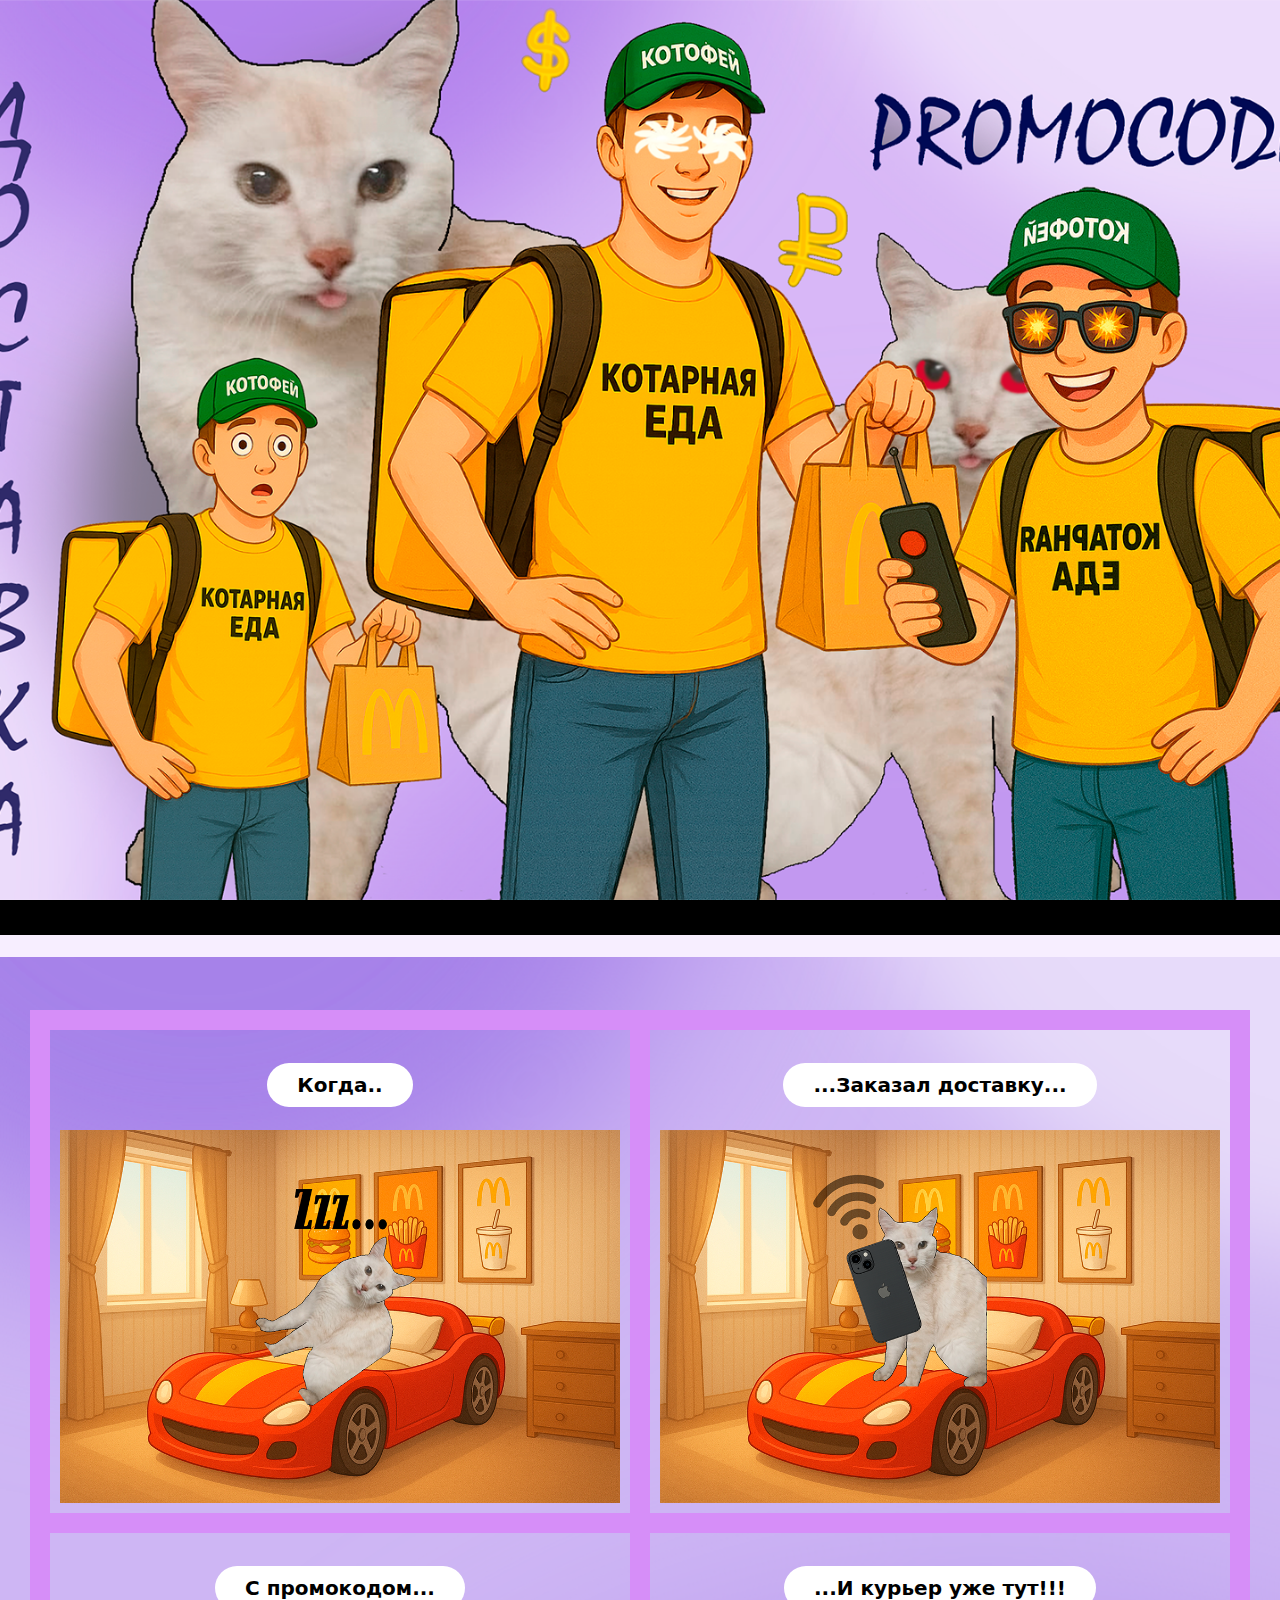
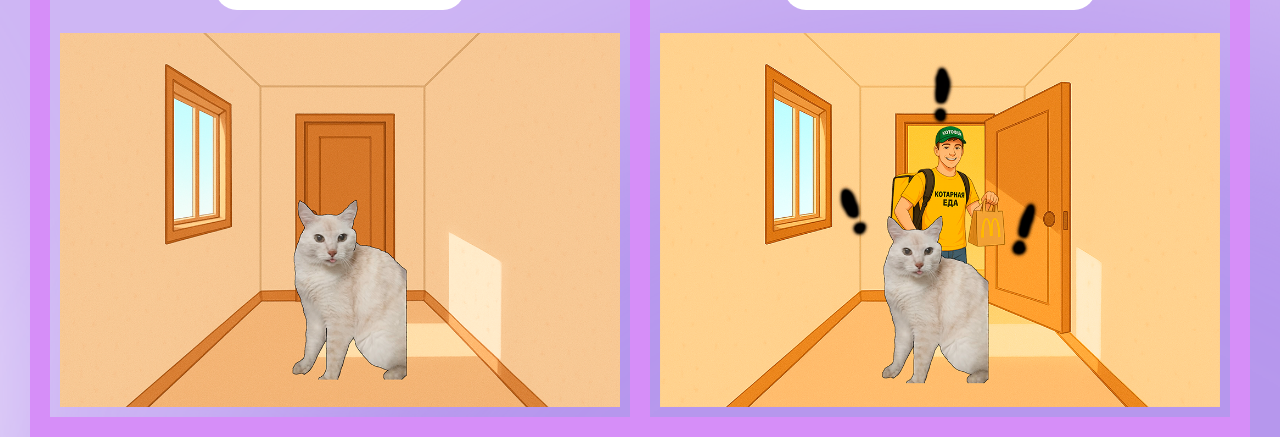
<file: index.html>
<!DOCTYPE html>
<html lang="ru">
<head>
    <meta charset="UTF-8">
    <meta name="viewport" content="width=device-width, initial-scale=1.0">
    <title>Комикс о прекрасном коте...!</title>
    <link rel="stylesheet" href="style.css">
</head>
<body>
    <div class="header"></div>
    <div class="content">
        <table>
            <tr>
                <td>
                    <p>Когда..</p>
                    <img src="images/Kot1.png" alt="№1">
                </td>
                <td>
                    <p>...Заказал доставку...</p>
                    <img src="images/Kot2.png" alt="№2">
                </td>
            </tr>
            <tr>
                <td>
                    <p>С промокодом...</p>
                    <img src="images/Kot3.png" alt="№3">
                </td>
                <td>
                    <p>...И курьер уже тут!!!</p>
                    <img src="images/Kot4.png" alt="№4">
                </td>
            </tr>
        </table>
    </div>
</body>
</html>
</file>
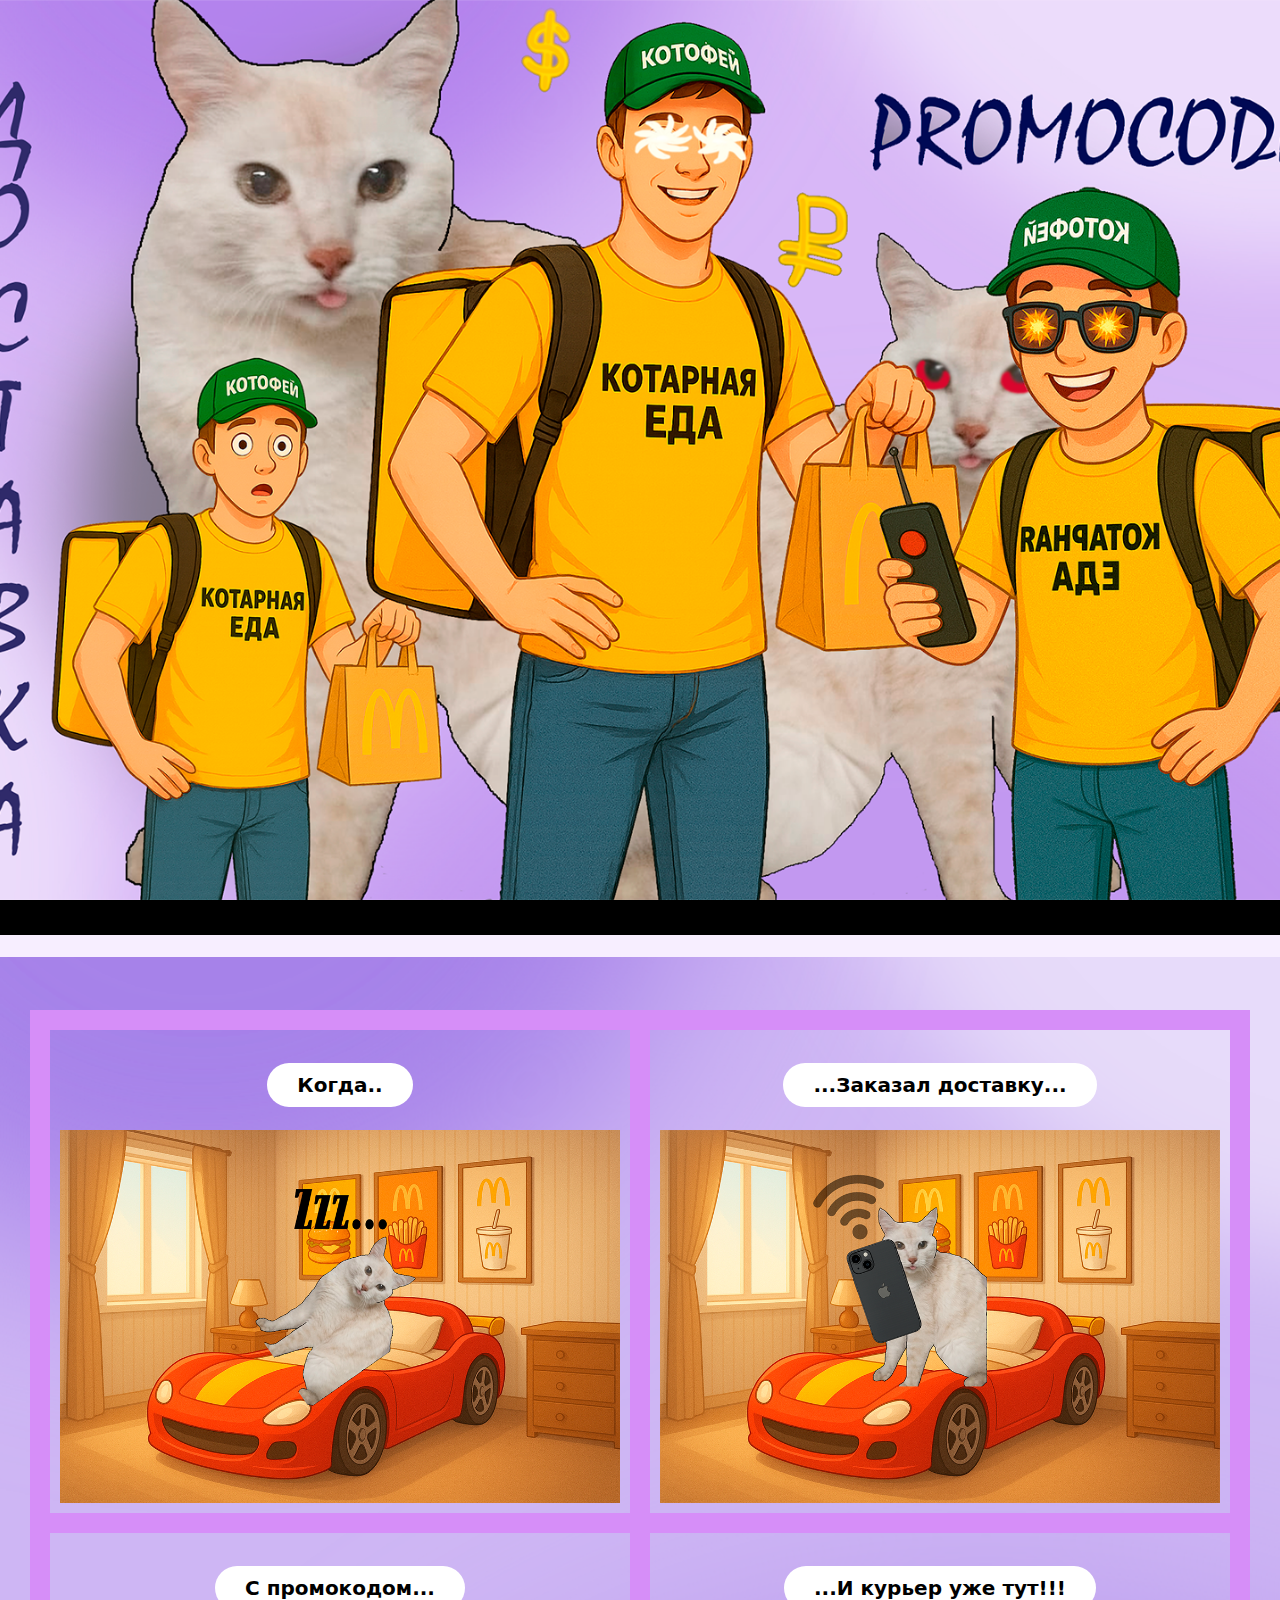
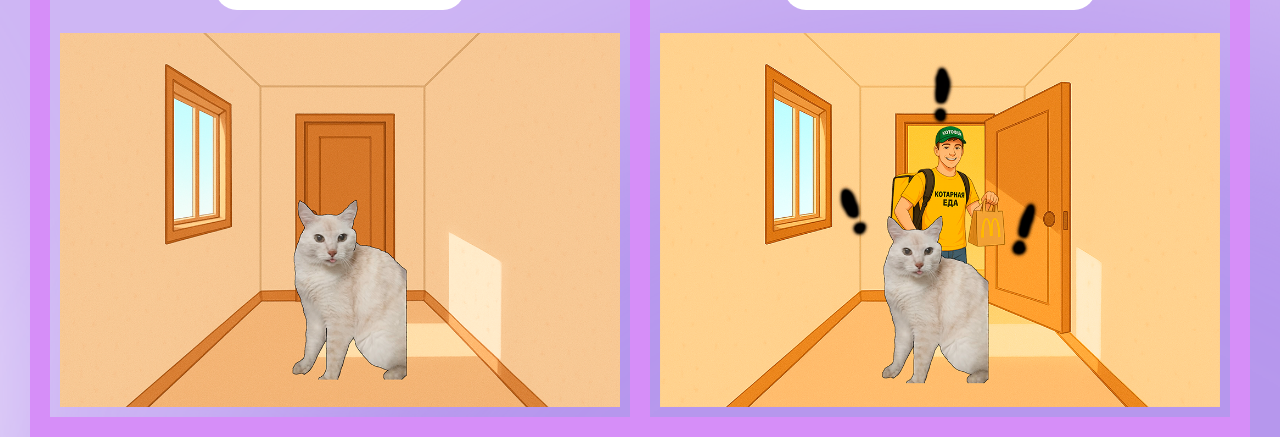
<file: Comics.html>
<!DOCTYPE html>
<html lang="en">
<head>
    <meta charset="UTF-8">
    <meta name="viewport" content="width=device-width, initial-scale=1.0">
    <title>Комикс о прекрасном коте...!</title>
    <link rel="stylesheet" href="/style.css">
</head>
<body>
    <div class="header"></div>
    <div class="content"> 
    <table>
        <tr>
            <td>
                <p>Когда..</p>
                <img src="./images/Kot1.png", alt="№1">
            </td>
            <td>
                <p>...Заказал доставку...</p>
                <img src="./images/Kot2.png", alt="№2">
            </td>
        </tr>
        <tr>
            <td>
                <p>С промокодом...</p>
                <img src="./images/Kot3.png", alt="№3">
            </td>
            <td>
                <p>...И курьер уже тут!!!</p>
                <img src="./images/Kot4.png", alt="№4">
            </td>
        </tr>
    </div>
    </table>
</body>
</html>
</file>
<file: style.css>
.header {
    height: 100vh;
    background-image: url(images/Back.png);
    background-repeat: no-repeat;
    background-position: center;
    background-attachment: fixed;
    background-size: cover;
}

body {
    margin: 0;
    background-image: url(images/Background.png);
    background-repeat: no-repeat;
    background-position: bottom;
    background-color: rgb(247, 238, 255);
    font-family: system-ui, -apple-system, BlinkMacSystemFont, 'Segoe UI', Roboto, Oxygen, Ubuntu, Cantarell, 'Open Sans', 'Helvetica Neue', sans-serif;
    font-weight: bold;
}

.content {
    padding-top: 75px;
    border-top: 35px solid black;
    position: relative;
}

img {
    width: 560px;
    margin: 0;
    display: block;
}

table {
    margin: auto;
    width: 1200px;
    border-collapse: collapse;
}

td {
    text-align: center;
    vertical-align: bottom;
    border: 20px solid rgb(214, 142, 248);
    padding: 10px;
}

p {
    width: max-content;
    background-color: white;
    font-size: 20px;
    border-radius: 25px;
    padding: 10px 30px;
    margin: 23px auto;
    display: inline-block;
}
</file>
